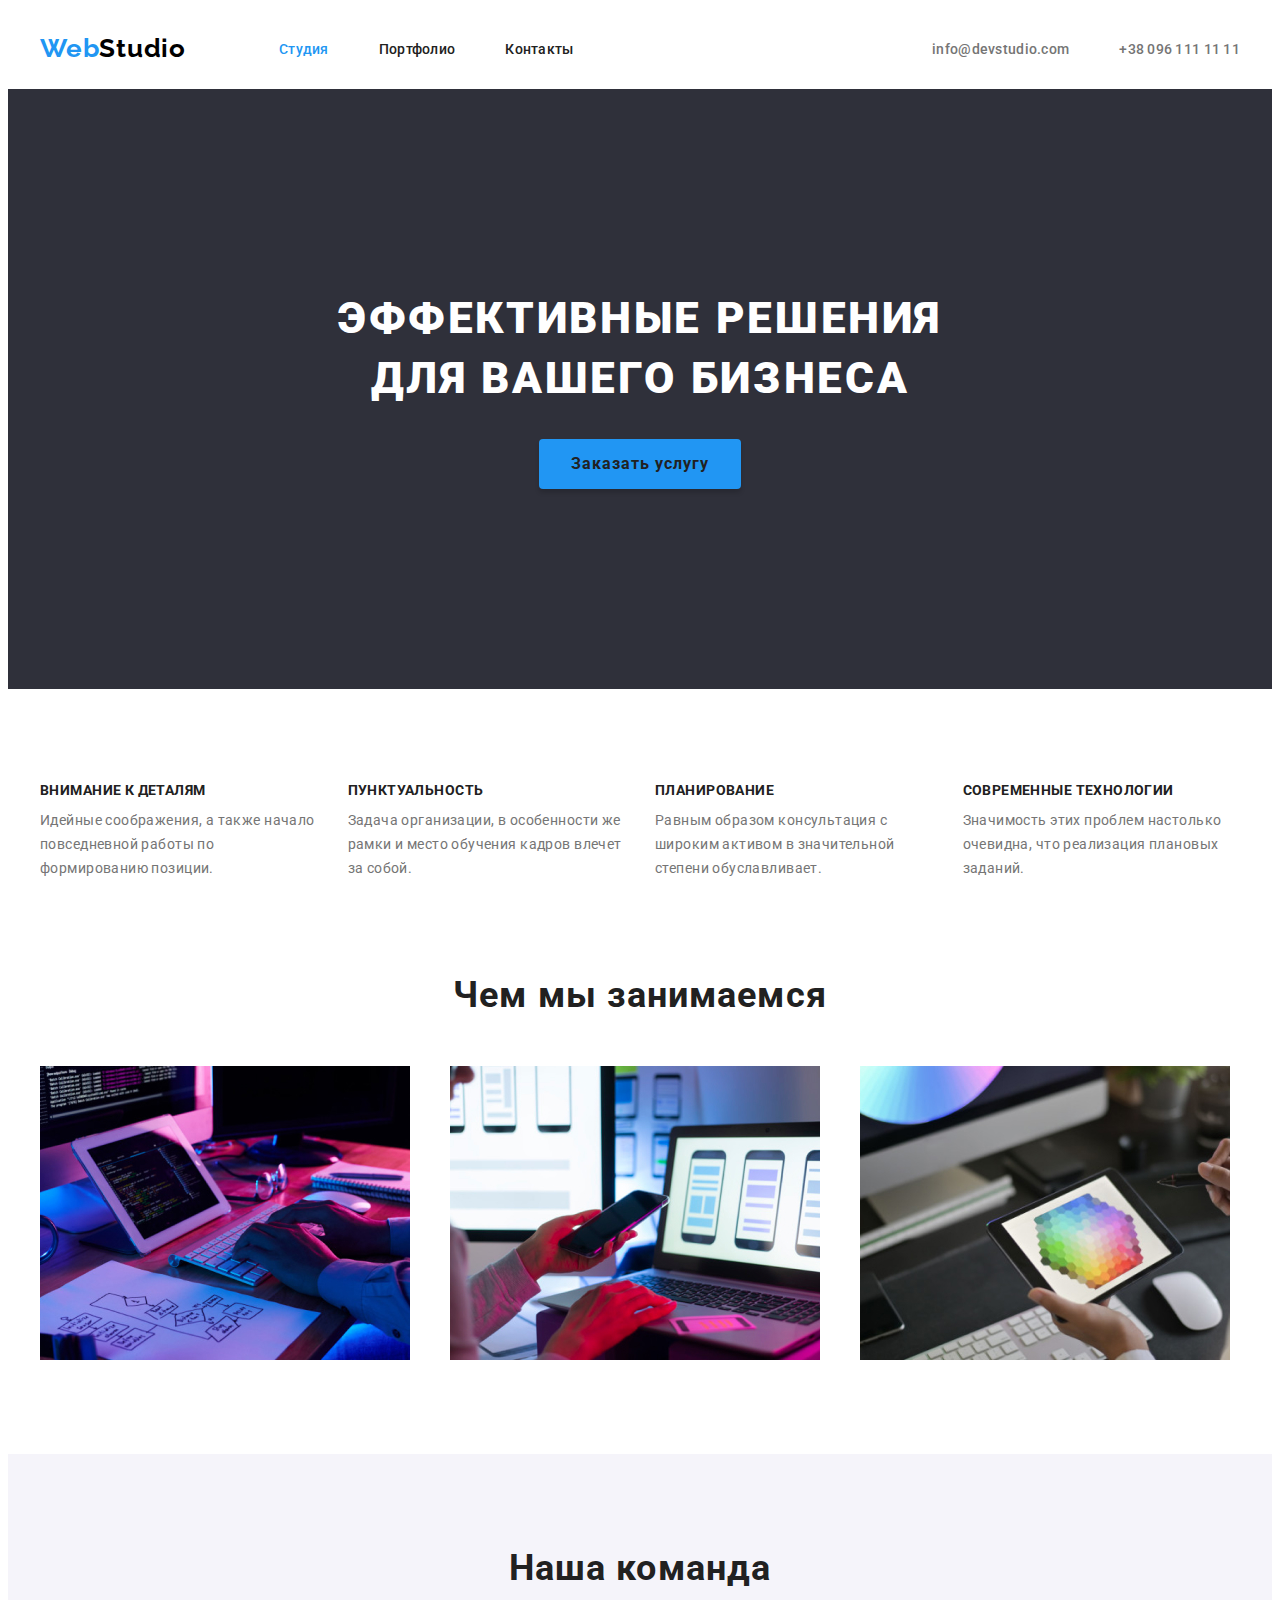
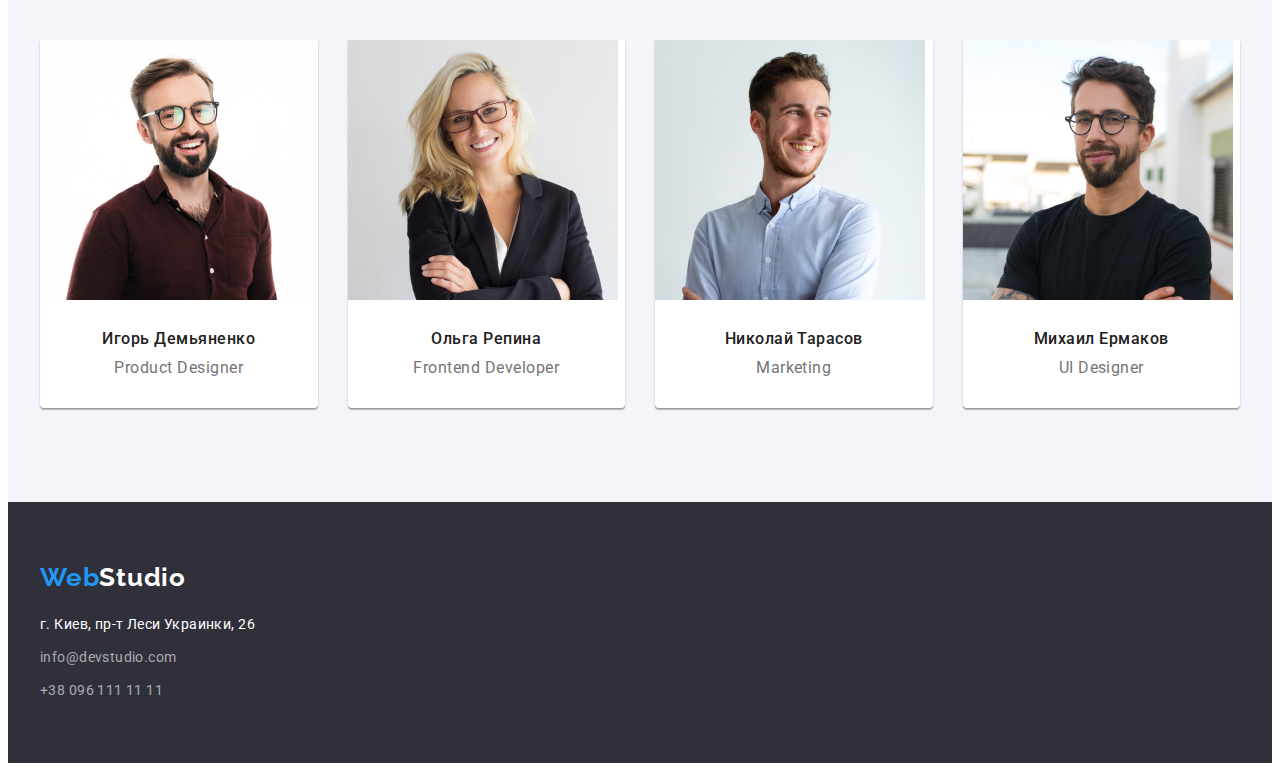
<file: index.html>
<!DOCTYPE html>
<html lang="en-ru">
  <head>
    <meta charset="UTF-8" />
    <meta http-equiv="X-UA-Compatible" content="IE=edge" />
    <meta name="viewport" content="width=device-width, initial-scale=1.0" />
    <title>Веб студаия</title>
    <link
      rel="stylesheet"
      href="https://cdnjs.cloudflare.com/ajax/libs/modern-normalize/1.0.0/modern-normalize.css"
      integrity="sha512-Zx6MlUMKSVJoQ+83OwhdILe8cSEsCzfqThJd7J/VA2UrK6Ctj85p+xzqfyuNXE5B1k25uUdmJ2OzItbBy9GHAQ=="
      crossorigin="anonymous"
    />
    <link rel="preconnect" href="https://fonts.gstatic.com" />
    <link
      href="https://fonts.googleapis.com/css2?family=Raleway:wght@700&family=Roboto:wght@400;700&display=swap"
      rel="stylesheet"
    />
    <link rel="stylesheet" href="css/style.css" />
  </head>
  <body>
    <header class="header">
      <!--Navigation-->
      <div class="conteiner">
        <nav class="navigation">
          <a class="link logo-link" href="index.html"
            >Web<span class="logo-span">Studio</span>
          </a>
          <ul class="navigation-list list">
            <li class="navigation-item">
              <a class="link navigation-link current" href="index.html"
                >Студия</a
              >
            </li>
            <li class="navigation-item">
              <a class="link navigation-link" href="portofolio.html"
                >Портфолио</a
              >
            </li>
            <li class="navigation-item">
              <a class="link navigation-link" href="">Контакты</a>
            </li>
          </ul>
        </nav>
        <ul class="contact-list list">
          <li class="contact-item">
            <a class="link contact-link" href="mailto:info@devstudio.com"
              >info@devstudio.com</a
            >
          </li>
          <li class="contact-item">
            <a class="link contact-link" href="tel:+380961111111"
              >+38 096 111 11 11</a
            >
          </li>
        </ul>
      </div>
    </header>

    <main>
      <!--Hero-->
      <section class="hero">
        <div class="conteiner">
          <h1 class="hero-heading">Эффективные решения для вашего бизнеса</h1>
          <button class="hero-btn" type="button">Заказать услугу</button>
        </div>
      </section>

      <!-- our qualities-->
      <section class="quality-section">
        <div class="conteiner">
          <h2 class="visually-hidden">Качаства</h2>
          <ul class="quality-list list">
            <li class="quality-item">
              <h3 class="quality-heading">Внимание к деталям</h3>
              <p class="quality-paragraph">
                Идейные соображения, а также начало повседневной работы по
                формированию позиции.
              </p>
            </li>
            <li class="quality-item">
              <h3 class="quality-heading">Пунктуальность</h3>
              <p class="quality-paragraph">
                Задача организации, в особенности же рамки и место обучения
                кадров влечет за собой.
              </p>
            </li>
            <li class="quality-item">
              <h3 class="quality-heading">Планирование</h3>
              <p class="quality-paragraph">
                Равным образом консультация с широким активом в значительной
                степени обуславливает.
              </p>
            </li>
            <li class="quality-item">
              <h3 class="quality-heading">Современные технологии</h3>
              <p class="quality-paragraph">
                Значимость этих проблем настолько очевидна, что реализация
                плановых заданий.
              </p>
            </li>
          </ul>
        </div>
      </section>

      <!--What are we doing< -->
      <section class="work-section">
        <div class="conteiner">
          <h2 class="work-heading">Чем мы занимаемся</h2>
          <ul class="list work-list">
            <li class="work-item">
              <img src="images/box1.jpg" alt="Бокс 1" />
            </li>
            <li class="work-item">
              <img src="images/box2.jpg" alt="Бокс 2" />
            </li>
            <li class="work-item">
              <img src="images/box3.jpg" alt="Бокс 3" />
            </li>
          </ul>
        </div>
      </section>

      <!--Team-->
      <section class="team-section">
        <div class="conteiner">
          <h2 class="team-head">Наша команда</h2>
          <ul class="list team-list">
            <li class="team-list-item">
              <img
                src="images/igor.jpg"
                alt="Игорь Демьяненко Product Designerim"
              />
              <div class="team-list-content-wrapper">
                <h3 class="team-heading">Игорь Демьяненко</h3>
                <p class="team-paragraph">Product Designer</p>
              </div>
            </li>
            <li class="team-list-item">
              <img
                src="images/olga.jpg"
                alt="Ольга Репина Frontend Developerim"
              />
              <div class="team-list-content-wrapper">
                <h3 class="team-heading">Ольга Репина</h3>
                <p class="team-paragraph">Frontend Developer</p>
              </div>
            </li>
            <li class="team-list-item">
              <img src="images/nikolai.jpg" alt="Николай Тарасов Marketingim" />
              <div class="team-list-content-wrapper">
                <h3 class="team-heading">Николай Тарасов</h3>
                <p class="team-paragraph">Marketing</p>
              </div>
            </li>
            <li class="team-list-item">
              <img src="images/mihail.jpg" alt="Михаил Ермаков UI Designerim" />
              <div class="team-list-content-wrapper">
                <h3 class="team-heading">Михаил Ермаков</h3>
                <p class="team-paragraph">UI Designer</p>
              </div>
            </li>
          </ul>
        </div>
      </section>
    </main>

    <!--Footer-->
    <footer class="footer">
      <div class="conteiner">
        <a class="link logo-link-footer" href="/index.html"
          >Web<span class="footer-span">Studio</span></a
        >
        <address class="address">
          <ul class="list footer-list">
            <li class="footer-item">
              <a
                class="link address-link"
                href="https://goo.gl/maps/austRMBX4qjxkUq26"
                >г. Киев, пр-т Леси Украинки, 26
              </a>
            </li>
            <li class="footer-item">
              <a
                class="link footter-contact-link"
                href="mailto:info@devstudio.com"
                >info@devstudio.com</a
              >
            </li>
            <li class="footer-item">
              <a class="link footter-contact-link" href="tel:+380961111111"
                >+38 096 111 11 11</a
              >
            </li>
          </ul>
        </address>
      </div>
    </footer>
  </body>
</html>
</file>
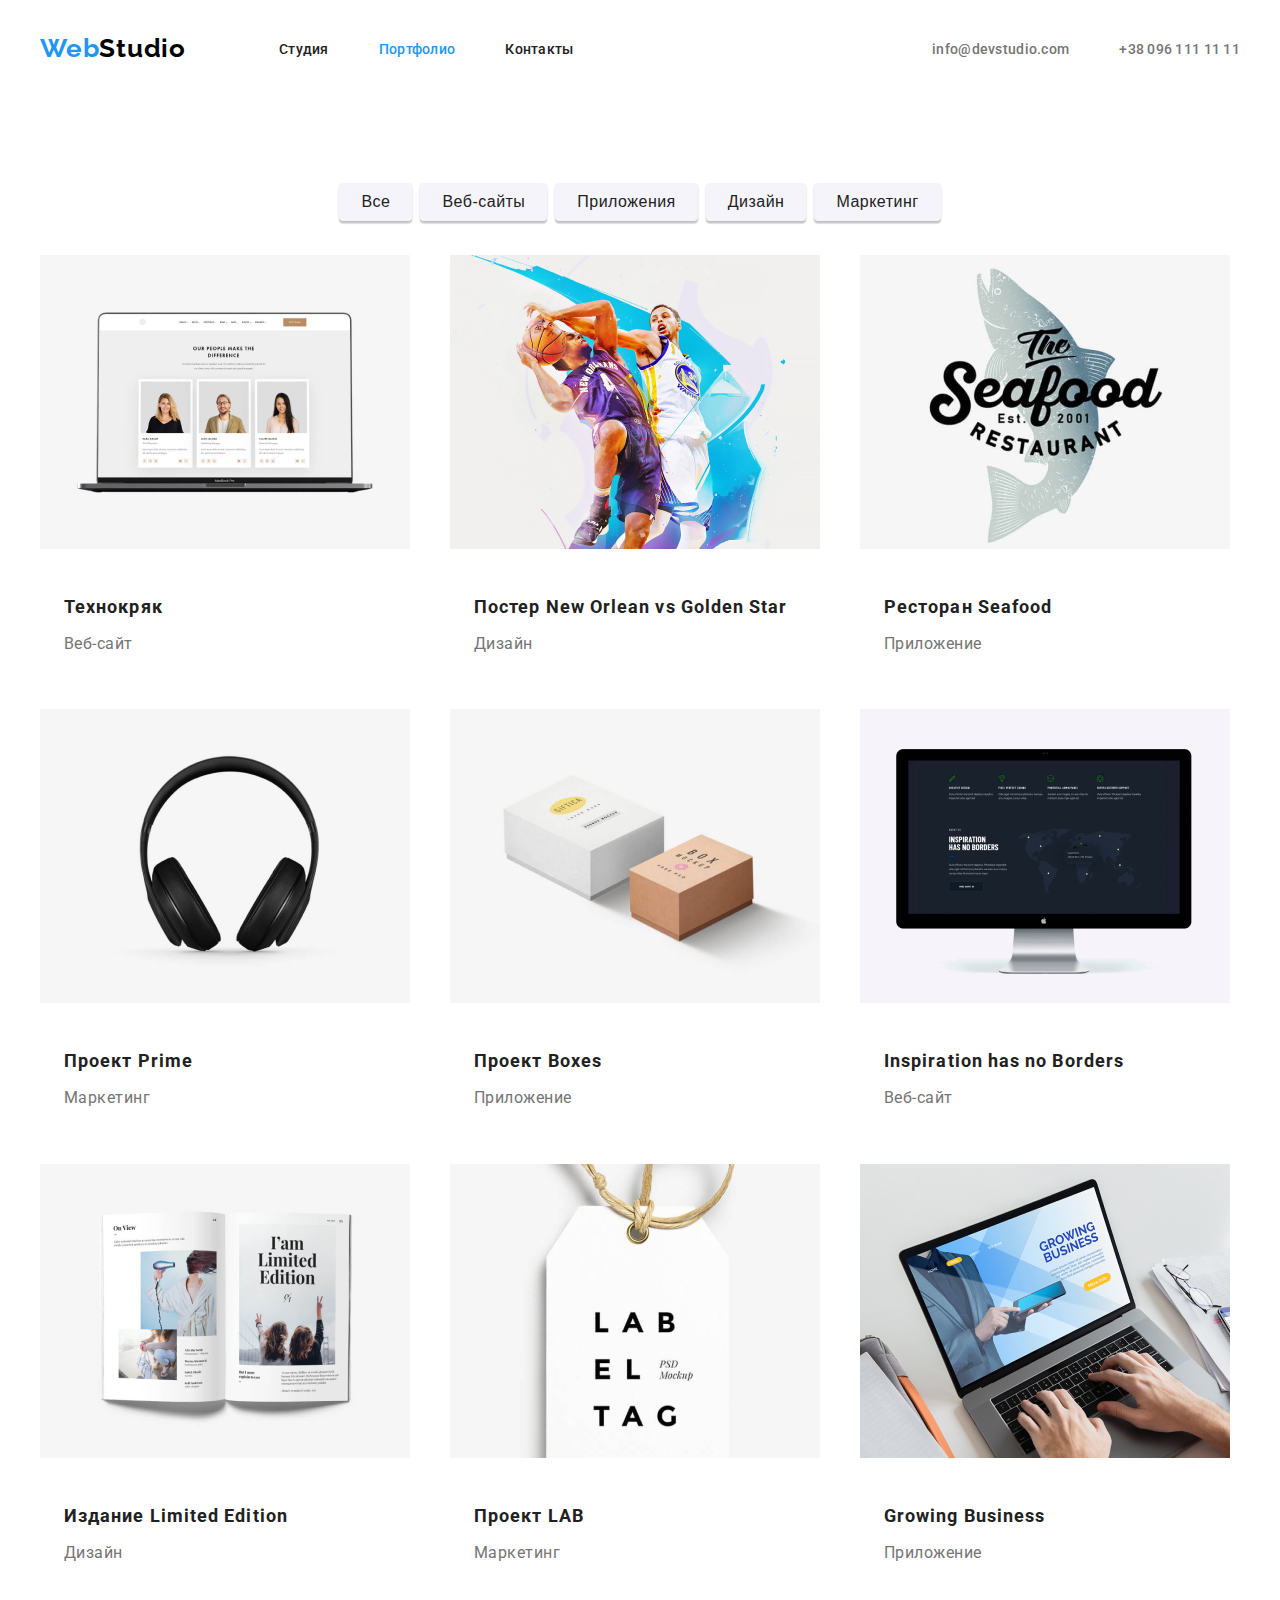
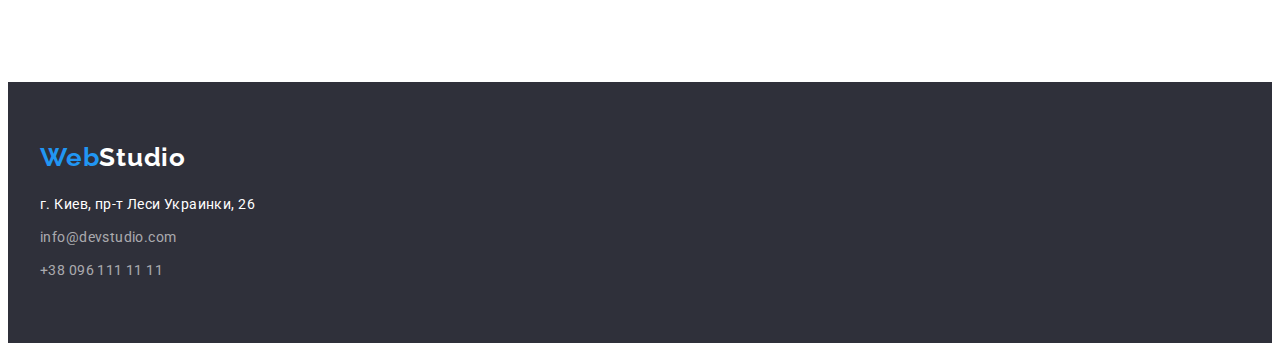
<file: portofolio.html>
<!DOCTYPE html>
<html lang="en-ru">
  <head>
    <meta charset="UTF-8" />
    <meta http-equiv="X-UA-Compatible" content="IE=edge" />
    <meta name="viewport" content="width=device-width, initial-scale=1.0" />
    <title>Portofolio</title>
    <link
      rel="stylesheet"
      href="https://cdnjs.cloudflare.com/ajax/libs/modern-normalize/1.0.0/modern-normalize.css"
      integrity="sha512-Zx6MlUMKSVJoQ+83OwhdILe8cSEsCzfqThJd7J/VA2UrK6Ctj85p+xzqfyuNXE5B1k25uUdmJ2OzItbBy9GHAQ=="
      crossorigin="anonymous"
    />
    <link rel="preconnect" href="https://fonts.gstatic.com" />
    <link
      href="https://fonts.googleapis.com/css2?family=Raleway:wght@700&family=Roboto:wght@400;700&display=swap"
      rel="stylesheet"
    />
    <link rel="stylesheet" href="css/style.css" />
  </head>
  <body>
    <header class="header">
      <!--Navigation-->
      <div class="conteiner">
        <nav class="navigation">
          <a class="link logo-link" href="index.html"
            >Web<span class="logo-span">Studio</span></a
          >
          <ul class="navigation-list list">
            <li class="navigation-item">
              <a class="link navigation-link" href="index.html">Студия</a>
            </li>
            <li class="navigation-item">
              <a class="link navigation-link current" href="portofolio.html"
                >Портфолио</a
              >
            </li>
            <li class="navigation-item">
              <a class="link navigation-link" href="">Контакты</a>
            </li>
          </ul>
        </nav>
        <ul class="contact-list list">
          <li class="contact-item">
            <a class="link contact-link" href="mailto:info@devstudio.com"
              >info@devstudio.com</a
            >
          </li>
          <li class="contact-item">
            <a class="link contact-link" href="tel:+380961111111"
              >+38 096 111 11 11</a
            >
          </li>
        </ul>
      </div>
    </header>
    <main>
      <!--Work examples-->
      <section class="work-examples-section">
        <div class="conteiner">
          <h1 class="visually-hidden">Услуги</h1>
          <ul class="list service-filter-list">
            <li class="service-list-item">
              <button class="modal-btn" type="button">Все</button>
            </li>
            <li class="service-list-item">
              <button class="modal-btn" type="button">Веб-сайты</button>
            </li>
            <li class="service-list-item">
              <button class="modal-btn" type="button">Приложения</button>
            </li>
            <li class="service-list-item">
              <button class="modal-btn" type="button">Дизайн</button>
            </li>
            <li class="service-list-item">
              <button class="modal-btn" type="button">Маркетинг</button>
            </li>
          </ul>
          <h2 class="visually-hidden">Портфолио</h2>
          <ul class="list cards-list">
            <li class="cards-list-item">
              <a class="link portofolio-kink" href="">
                <img
                  src="./images/portfolio/img.jpg"
                  alt="Веб-сайт открыт на наутбуке"
                />
                <div class="card-text">
                  <h3 class="portofolio-heading">Технокряк</h3>
                  <p class="portfolio-paragraph">Веб-сайт</p>
                </div>
              </a>
            </li>
            <li class="cards-list-item">
              <a class="link portofolio-kink" href="">
                <img
                  src="./images/portfolio/img-1.jpg"
                  alt="Дизайн, постер с баскетболистами"
                />
                <div class="card-text">
                  <h3 class="portofolio-heading">
                    Постер New Orlean vs Golden Star
                  </h3>
                  <p class="portfolio-paragraph">Дизайн</p>
                </div>
              </a>
            </li>
            <li class="cards-list-item">
              <a class="link portofolio-kink" href="">
                <img
                  src="./images/portfolio/img-2.jpg"
                  alt="Приложение для ресторана Seafood"
                />
                <div class="card-text">
                  <h3 class="portofolio-heading">Ресторан Seafood</h3>
                  <p class="portfolio-paragraph">Приложение</p>
                </div>
              </a>
            </li>
            <li class="cards-list-item">
              <a class="link portofolio-kink" href="">
                <img
                  src="./images/portfolio/img-3.jpg"
                  alt="Маркетинг Проект Prime"
                />
                <div class="card-text">
                  <h3 class="portofolio-heading">Проект Prime</h3>
                  <p class="portfolio-paragraph">Маркетинг</p>
                </div>
              </a>
            </li>
            <li class="cards-list-item">
              <a class="link portofolio-kink" href="">
                <img
                  src="./images/portfolio/img-4.jpg"
                  alt="Приложение Проект Boxes"
                />
                <div class="card-text">
                  <h3 class="portofolio-heading">Проект Boxes</h3>
                  <p class="portfolio-paragraph">Приложение</p>
                </div>
              </a>
            </li>
            <li class="cards-list-item">
              <a class="link portofolio-kink" href="">
                <img
                  src="./images/portfolio/img-5.jpg"
                  alt="Веб-сайт открыт на компьютере"
                />
                <div class="card-text">
                  <h3 class="portofolio-heading">Inspiration has no Borders</h3>
                  <p class="portfolio-paragraph">Веб-сайт</p>
                </div>
              </a>
            </li>
            <li class="cards-list-item">
              <a class="link portofolio-kink" href=""
                ><img
                  src="./images/portfolio/img-6.jpg"
                  alt="Дизайн для книги"
                />
                <div class="card-text">
                  <h3 class="portofolio-heading">Издание Limited Edition</h3>
                  <p class="portfolio-paragraph">Дизайн</p>
                </div>
              </a>
            </li>
            <li class="cards-list-item">
              <a class="link portofolio-kink" href=""
                ><img
                  src="./images/portfolio/img-7.jpg"
                  alt="Маркетинг Проект LAB"
                />
                <div class="card-text">
                  <h3 class="portofolio-heading">Проект LAB</h3>
                  <p class="portfolio-paragraph">Маркетинг</p>
                </div>
              </a>
            </li>
            <li class="cards-list-item">
              <a class="link portofolio-kink" href="">
                <img
                  src="./images/portfolio/img-8.jpg"
                  alt="Приложение Growing Business"
                />
                <div class="card-text">
                  <h3 class="portofolio-heading">Growing Business</h3>
                  <p class="portfolio-paragraph">Приложение</p>
                </div>
              </a>
            </li>
          </ul>
        </div>
      </section>
    </main>

    <!--FOOTER-->
    <footer class="footer">
      <div class="conteiner">
        <a class="link logo-link-footer" href="/index.html"
          >Web<span class="footer-span">Studio</span></a
        >
        <address class="address">
          <ul class="list footer-list">
            <li class="footer-item">
              <a
                class="link address-link"
                href="https://goo.gl/maps/austRMBX4qjxkUq26"
                >г. Киев, пр-т Леси Украинки, 26
              </a>
            </li>
            <li class="footer-item">
              <a
                class="link footter-contact-link"
                href="mailto:info@devstudio.com"
                >info@devstudio.com</a
              >
            </li>
            <li class="footer-item">
              <a class="link footter-contact-link" href="tel:+380961111111"
                >+38 096 111 11 11</a
              >
            </li>
          </ul>
        </address>
      </div>
    </footer>
  </body>
</html>
</file>
<file: css/style.css>
:root {
  --main-font-family: Roboto, sans-serif;
  --main-color: #212121;
  --second-color: #757575;
  --blue-color: #2196f3;
  --white-color: #ffffff;
  --background-hero-color: #2f303a;
  --logo-color: #000000;
  --section-pt: 94px;
  --section-pb: 94px;
}

.link {
  text-decoration: none;
}
.list {
  list-style: none;
  list-style-type: none;
}
.address {
  font-style: normal;
}
h1,
h2,
h3,
h4,
h5,
h6,
p {
  margin: 0;
}
ul,
ol {
  padding: 0;
  margin: 0;
}
img {
  display: block;
  max-width: 100%;
}

body {
  font-family: var(--main-font-family);
  font-weight: 400;
  color: var(--main-color);
}
button {
  border: none;
}

/*COMPONENTS*/
.conteiner {
  width: 1200px;
  margin: 0 auto;
  padding-left: 15px;
  padding-right: 15px;
  
}
/*HEADER*/
.header {
  padding-top: 25px;
  padding-bottom: 25px;
}
.header .conteiner {
  display: flex;
  align-items: center;
}


/*NAVIGATION*/
.navigation {
  display: flex;
  align-items: center;
}
.navigation-link {
  font-style: normal;
  font-weight: 500;
  font-size: 14px;
  line-height: 1.14;
  letter-spacing: 0.02em;
  color: var(--main-color);
}

.navigation-list .link.current {
  color: var(--blue-color);
}
.navigation-list {
  display: flex;
}
.navigation-link:focus,
.navigation-link:hover,
.navigation-link:active {
  color: var(--blue-color);
}
.navigation-item:not(:last-child) {
  margin-right: 50px;
}
.logo-link {
  font-family: Raleway;
  font-style: normal;
  font-weight: bold;
  font-size: 26px;
  line-height: 1.2;
  letter-spacing: 0.03em;
  color: var(--blue-color);
  margin-right: 93px;
}
.logo-span {
  color: var(--logo-color);
}
.contact-list {
  display: flex;
  margin-left: auto;
  
}
.contact-item:not(:last-child) {
  margin-right: 50px;
}
.contact-link {
  font-style: normal;
  font-weight: 500;
  font-size: 14px;
  line-height: 1.14;
  letter-spacing: 0.02em;
  color: var(--second-color);
}
.contact-link:focus,
.contact-link:hover {
  color: var(--blue-color);
}


/*HERO*/

.hero {
  background: var(--background-hero-color);
   
  padding-top: 200px;
  padding-bottom: 200px;

}
.hero .conteiner {
text-align: center;
}

.hero-heading {
  font-weight: 900;
  font-size: 44px;
  line-height: 1.36;
  text-align: center;
  letter-spacing: 0.06em;
  text-transform: uppercase;
  color: var(--white-color);
  max-width: 696px;
  margin: auto;
  
 
}
.hero-btn {
  min-width: 200px;
  font-family: var(--main-font-family);
  font-weight: bold;
  font-size: 16px;
  line-height: 1.875;
  letter-spacing: 0.06em;
  color: #212121;
  box-shadow: 0px 4px 4px rgba(0, 0, 0, 0.15);
  border-radius: 4px;
  padding: 10px 32px;
  margin-top: 30px;
  cursor: pointer;
  background: #2196F3;
}
.hero-btn:focus,
.hero-btn:hover {
  color: #ffffff;
  
  
}


/*QUALITY*/
.quality-section{
  padding-top: var(--section-pt);
  padding-bottom: var(--section-pb);
}
.quality-list {
  display: flex;
  margin-left: -30px;
  margin-top: -30px;
  }
  .quality-item {
  flex-basis: calc(100% / 4 - 30px);
  margin-left: 30px;
  margin-top: 30px;
  }
.quality-heading {
  font-weight: bold;
  font-size: 14px;
  line-height: 1.14;
  letter-spacing: 0.03em;
  text-transform: uppercase;
  color: var(--main-color);
  margin-bottom: 10px;
}
.quality-paragraph {
  font-weight: normal;
  font-size: 14px;
  line-height: 1.71;
  letter-spacing: 0.03em;
  color: var(--second-color);
}


/*WORK*/
.work-section {
  
  padding-bottom: var(--section-pb);
}
.work-list {
  display: flex;
  margin-left: -30px;
  margin-top: -30px;
}
.work-item {
  flex-basis: calc(100% / 3 - 30px);
  margin-left: 30px;
  margin-top: 30px;
  
}
.work-heading {
  font-weight: bold;
  font-size: 36px;
  line-height: 1.16;
  text-align: center;
  letter-spacing: 0.03em;
  color: var(--main-color);
  margin-bottom: 50px;
}


/*TEAM*/
.team-section {
  background: #F5F4FA;
  padding-top: var(--section-pt);
  padding-bottom: var(--section-pb);
  
}
.team-head {
  font-weight: bold;
  font-size: 36px;
  line-height: 1.16;
  text-align: center;
  letter-spacing: 0.03em;
  color: var(--main-color);
  margin-bottom: 50px;
}
.team-list {
  display: flex;
  margin-left: -30px;
  margin-top: -30px; 
}
.team-list-item {
  
  flex-basis: calc(100% / 3 - 30px);
  margin-left: 30px;
  margin-top: 30px;
  background: #FFFFFF;
  box-shadow: 0px 1px 3px rgba(0, 0, 0, 0.12), 0px 1px 1px rgba(0, 0, 0, 0.14), 0px 2px 1px rgba(0, 0, 0, 0.2);
  border-radius: 0px 0px 4px 4px;
}
.team-heading {
  font-weight: 500;
  font-size: 16px;
  line-height: 1.18;
  text-align: center;
  letter-spacing: 0.03em;
  color: var(--main-color);
  margin-bottom: 10px;
}
.team-paragraph {
  font-weight: normal;
  font-size: 16px;
  line-height: 1.18;
  text-align: center;
  letter-spacing: 0.03em;
  color: var(--second-color);
}
.team-list-content-wrapper {
  padding-top: 30px;
  padding-bottom: 30px;
}


/*PORTFOLIO-PAGE*/
.visually-hidden {
  position: absolute !important;
  clip: rect(1px 1px 1px 1px); /* IE6, IE7 */
  clip: rect(1px, 1px, 1px, 1px);
  padding: 0 !important;
  border: 0 !important;
  height: 1px !important;
  width: 1px !important;
  overflow: hidden;
}
.services-section {
  padding-top: var(--section-pt);
  padding-bottom: 34px;
}
.service-filter-list {
  display: flex;
  justify-content: center;
  
}
.service-list-item {
  margin-left: not;
  }
.modal-btn {
  min-width: 73px;
  font-weight: 500;
  font-size: 16px;
  line-height: 1.6;
  text-align: center;
  letter-spacing: 0.03em;
  color: var(--main-color);
  background: #F5F4FA;
  border-radius: 4px;
  padding: 6px 22px;
  box-shadow: 0px 3px 1px rgba(0, 0, 0, 0.1), 0px 1px 2px rgba(0, 0, 0, 0.08), 0px 2px 2px rgba(0, 0, 0, 0.12);
}
.modal-btn:focus,
.modal-btn:hover {
  background: var(--blue-color);
  font-weight: 500;
  font-size: 16px;
  line-height: 1.6;
  text-align: center;
  letter-spacing: 0.03em;
  color: var(--white-color);
  box-shadow: 0px 3px 1px rgba(0, 0, 0, 0.1), 0px 1px 2px rgba(0, 0, 0, 0.08), 0px 2px 2px rgba(0, 0, 0, 0.12);
  border-radius: 4px;
  cursor: pointer;
}


/*PORTFOLIO*/
.work-examples-section {
  padding-top: var(--section-pt);
  padding-bottom: var(--section-pb);
}
.service-filter-list {
  margin-bottom: 34px;
}
.service-list-item:not(:first-child) {
  margin-left: 8px;
  
}
.cards-list {
  display: flex;
  flex-wrap: wrap;
  margin-left: -30px;
  margin-top: -30px;
}
.card-text {
  padding: 20px 24px;
}
.cards-list-item {
  flex-basis: calc(100% / 3 - 30px);
  margin-left: 30px;
  margin-top: 30px;
  
}
.cards-list-item:hover {
box-shadow: 0px 4px 4px rgba(0, 0, 0, 0.25);
}
.portofolio-link {
  font-family: var(--main-font-family);
  font-weight: bold;
  font-size: 18px;
  line-height: 2;
  letter-spacing: 0.06em;
  color: var(--main-color);
}
.portfolio-paragraph {
  font-family: var(--main-font-family);
  font-weight: normal;
  font-size: 16px;
  line-height: 1.9;
  letter-spacing: 0.03em;
  color: var(--second-color);
  margin-top: 4px;
}
.portofolio-heading {
  font-style: normal;
  font-weight: bold;
  font-size: 18px;
  line-height: 36px;
  letter-spacing: 0.06em;
  color: var(--main-color);
  margin-top: 20px;
  margin-bottom: 0px;
}


/*FOOTER*/
.footer{
  padding-top: 60px;
  padding-bottom: 60px;
}
.logo-link-footer {
  display: block;
  margin-bottom: 20px;
  font-family: Raleway;
  font-style: normal;
  font-weight: bold;
  font-size: 26px;
  line-height: 1.2;
  letter-spacing: 0.03em;
  color: var(--blue-color);
}
.footer-item:not(:last-child) {
  margin-bottom: 9px;
}
.footter-contact-link {
  font-weight: normal;
  font-size: 14px;
  line-height: 1.71;
  letter-spacing: 0.03em;
  color: rgba(255, 255, 255, 0.6);
}
.address-link {
  font-weight: normal;
  font-size: 14px;
  line-height: 1.71;
  letter-spacing: 0.03em;
  color: var(--white-color);
}
.footer {
  background-color: var(--background-hero-color);
}
.footer-span {
  color: var(--white-color);
}
</file>
